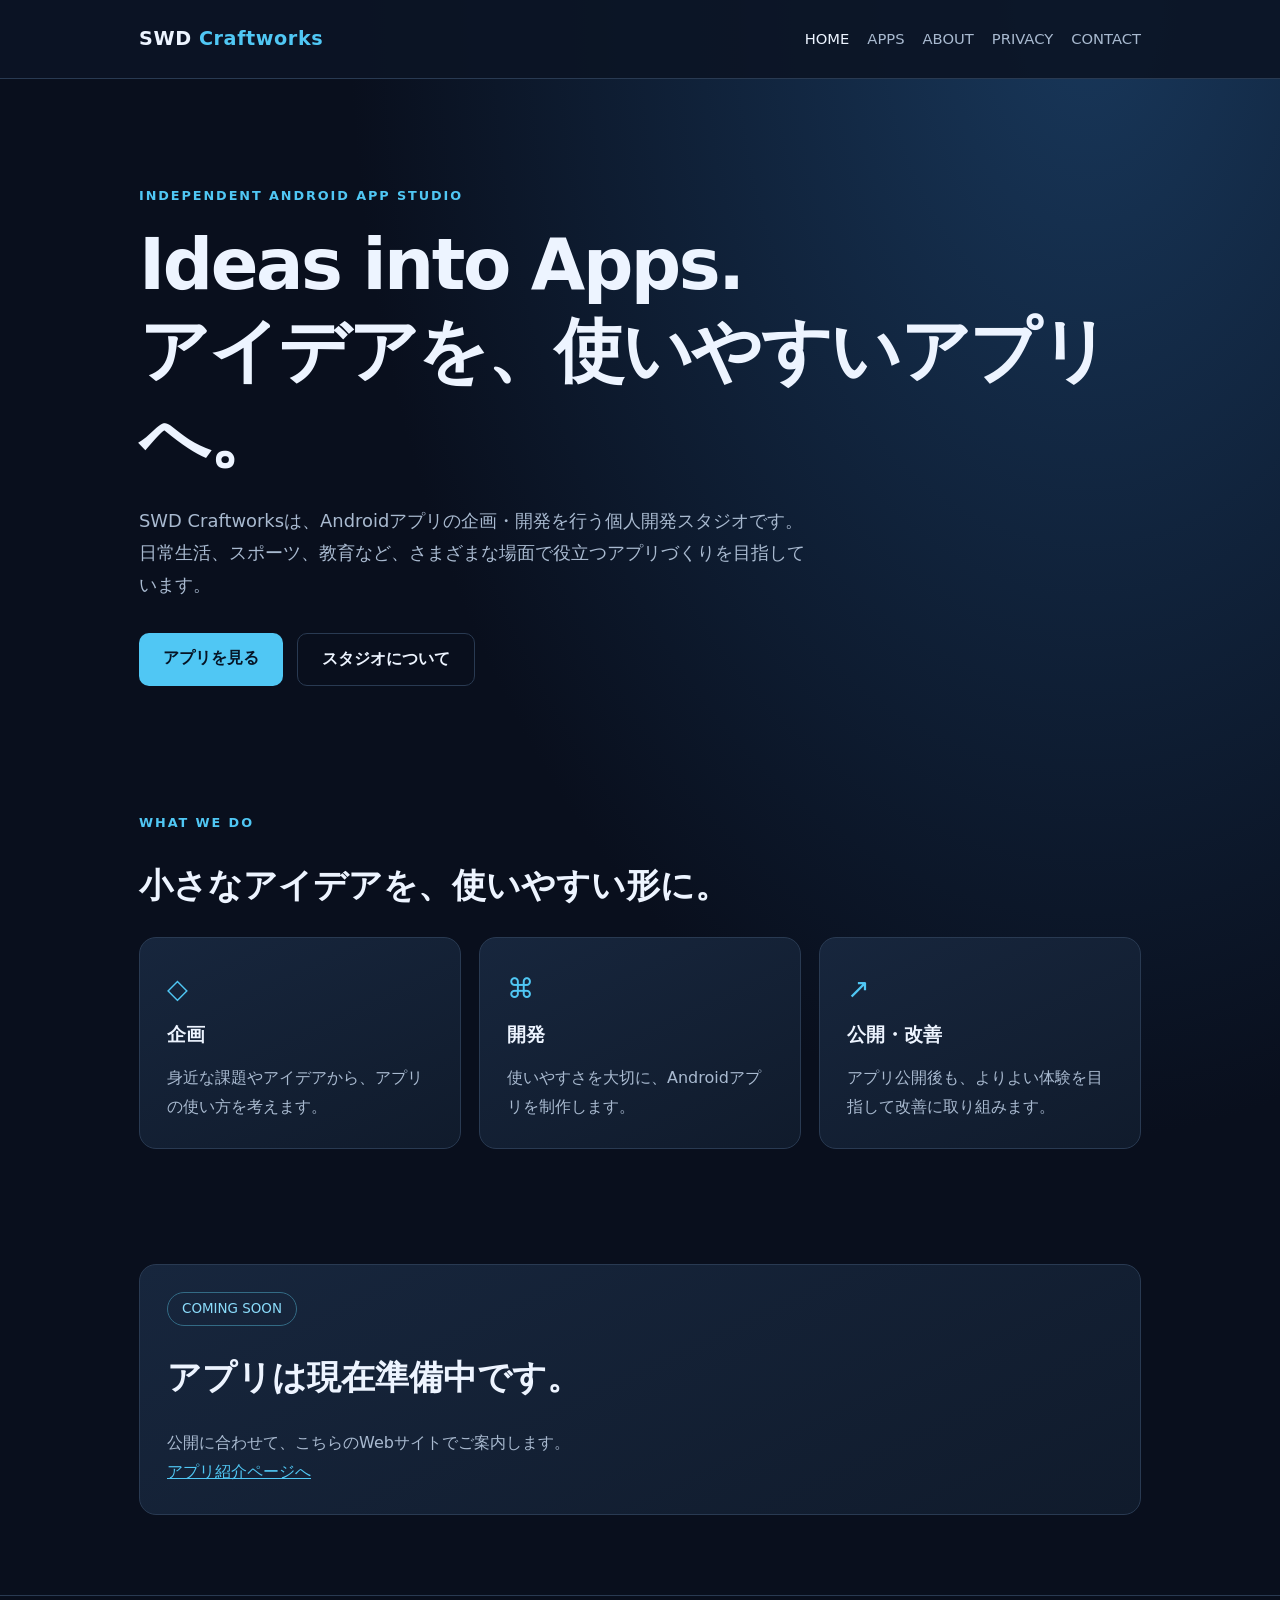
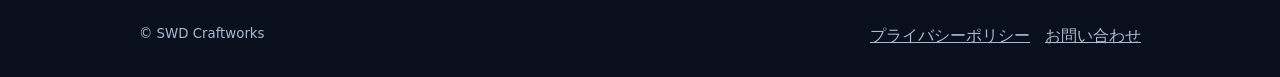
<file: index.html>
<!doctype html>
<html lang="ja"><head><meta charset="utf-8"><meta name="viewport" content="width=device-width,initial-scale=1"><meta name="description" content="SWD CraftworksはAndroidアプリの企画・開発を行う個人開発スタジオです。"><meta name="theme-color" content="#090f1d"><title>HOME | SWD Craftworks</title><link rel="stylesheet" href="style.css"></head>
<body><header class="header"><div class="wrap nav"><a class="brand" href="./">SWD <span>Craftworks</span></a><nav aria-label="メインナビゲーション"><a href="./" aria-current="page">HOME</a><a href="apps/">APPS</a><a href="about/">ABOUT</a><a href="privacy/">PRIVACY</a><a href="contact/">CONTACT</a></nav></div></header><main><section class="hero"><div class="wrap"><div class="eyebrow">INDEPENDENT ANDROID APP STUDIO</div><h1>Ideas into Apps.<br>アイデアを、使いやすいアプリへ。</h1><p class="lead">SWD Craftworksは、Androidアプリの企画・開発を行う個人開発スタジオです。日常生活、スポーツ、教育など、さまざまな場面で役立つアプリづくりを目指しています。</p><div class="buttons"><a class="button" href="apps/">アプリを見る</a><a class="button secondary" href="about/">スタジオについて</a></div></div></section><section class="section"><div class="wrap"><div class="eyebrow">WHAT WE DO</div><h2>小さなアイデアを、使いやすい形に。</h2><div class="grid"><article class="panel"><div class="symbol">◇</div><h3>企画</h3><p>身近な課題やアイデアから、アプリの使い方を考えます。</p></article><article class="panel"><div class="symbol">⌘</div><h3>開発</h3><p>使いやすさを大切に、Androidアプリを制作します。</p></article><article class="panel"><div class="symbol">↗</div><h3>公開・改善</h3><p>アプリ公開後も、よりよい体験を目指して改善に取り組みます。</p></article></div></div></section><section class="section"><div class="wrap"><div class="panel"><span class="tag">COMING SOON</span><h2>アプリは現在準備中です。</h2><p>公開に合わせて、こちらのWebサイトでご案内します。</p><a href="apps/">アプリ紹介ページへ</a></div></div></section></main><footer class="footer"><div class="wrap foot"><small>© SWD Craftworks</small><div><a href="privacy/">プライバシーポリシー</a><a href="contact/">お問い合わせ</a></div></div></footer></body></html>
</file>
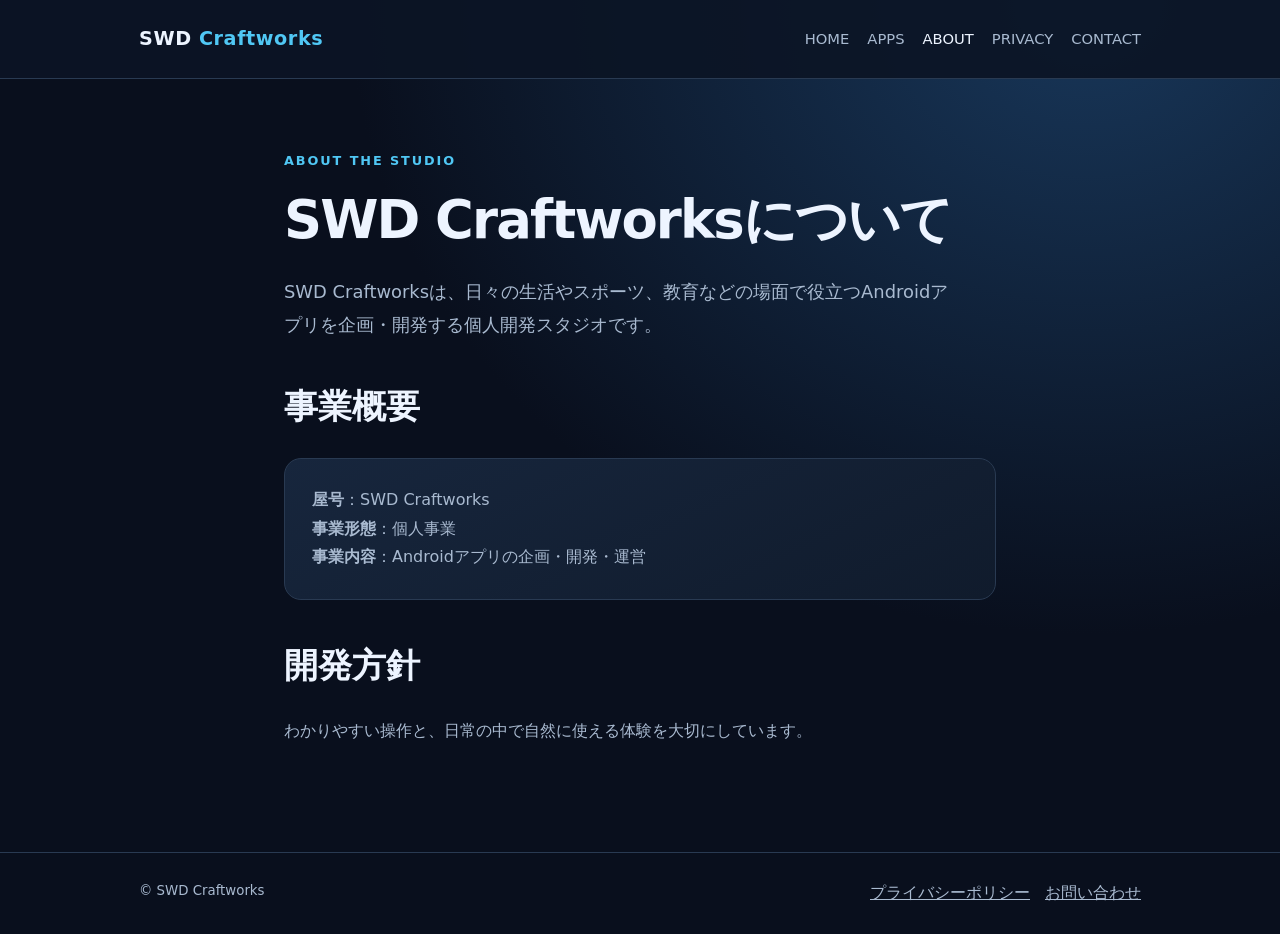
<file: about/index.html>
<!doctype html>
<html lang="ja"><head><meta charset="utf-8"><meta name="viewport" content="width=device-width,initial-scale=1"><meta name="description" content="SWD Craftworksの事業概要とAndroidアプリ開発方針をご紹介します。"><meta name="theme-color" content="#090f1d"><title>ABOUT | SWD Craftworks</title><link rel="stylesheet" href="../style.css"></head>
<body><header class="header"><div class="wrap nav"><a class="brand" href="../">SWD <span>Craftworks</span></a><nav aria-label="メインナビゲーション"><a href=".././">HOME</a><a href="../apps/">APPS</a><a href="../about/" aria-current="page">ABOUT</a><a href="../privacy/">PRIVACY</a><a href="../contact/">CONTACT</a></nav></div></header><main><section class="page"><div class="wrap content"><div class="eyebrow">ABOUT THE STUDIO</div><h1>SWD Craftworksについて</h1><p class="lead">SWD Craftworksは、日々の生活やスポーツ、教育などの場面で役立つAndroidアプリを企画・開発する個人開発スタジオです。</p><h2>事業概要</h2><div class="panel"><p><strong>屋号</strong>：SWD Craftworks</p><p><strong>事業形態</strong>：個人事業</p><p><strong>事業内容</strong>：Androidアプリの企画・開発・運営</p></div><h2>開発方針</h2><p>わかりやすい操作と、日常の中で自然に使える体験を大切にしています。</p></div></section></main><footer class="footer"><div class="wrap foot"><small>© SWD Craftworks</small><div><a href="../privacy/">プライバシーポリシー</a><a href="../contact/">お問い合わせ</a></div></div></footer></body></html>
</file>
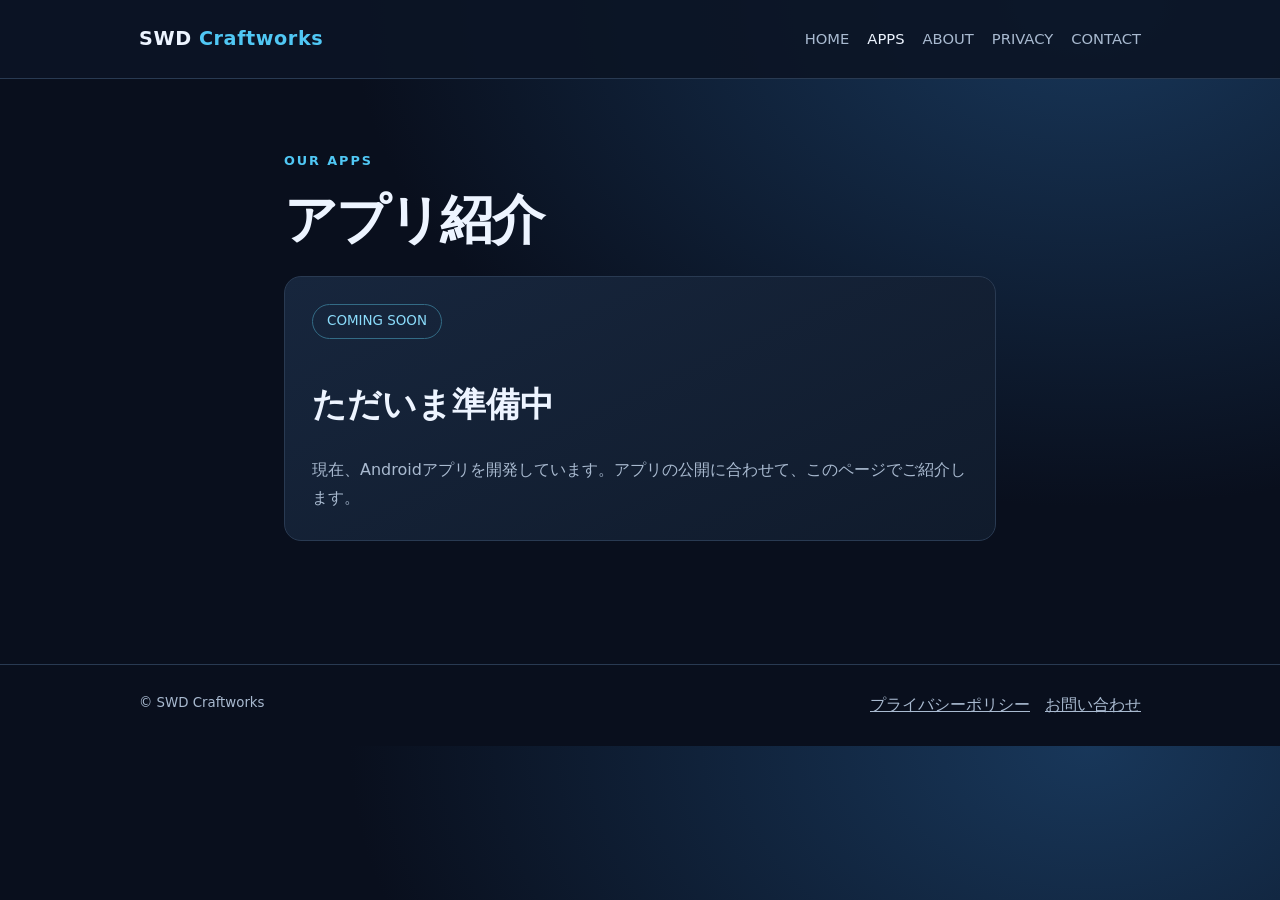
<file: apps/index.html>
<!doctype html>
<html lang="ja"><head><meta charset="utf-8"><meta name="viewport" content="width=device-width,initial-scale=1"><meta name="description" content="SWD Craftworksが開発するAndroidアプリの紹介ページです。現在準備中です。"><meta name="theme-color" content="#090f1d"><title>APPS | SWD Craftworks</title><link rel="stylesheet" href="../style.css"></head>
<body><header class="header"><div class="wrap nav"><a class="brand" href="../">SWD <span>Craftworks</span></a><nav aria-label="メインナビゲーション"><a href=".././">HOME</a><a href="../apps/" aria-current="page">APPS</a><a href="../about/">ABOUT</a><a href="../privacy/">PRIVACY</a><a href="../contact/">CONTACT</a></nav></div></header><main><section class="page"><div class="wrap content"><div class="eyebrow">OUR APPS</div><h1>アプリ紹介</h1><div class="panel"><span class="tag">COMING SOON</span><h2>ただいま準備中</h2><p>現在、Androidアプリを開発しています。アプリの公開に合わせて、このページでご紹介します。</p></div></div></section></main><footer class="footer"><div class="wrap foot"><small>© SWD Craftworks</small><div><a href="../privacy/">プライバシーポリシー</a><a href="../contact/">お問い合わせ</a></div></div></footer></body></html>
</file>
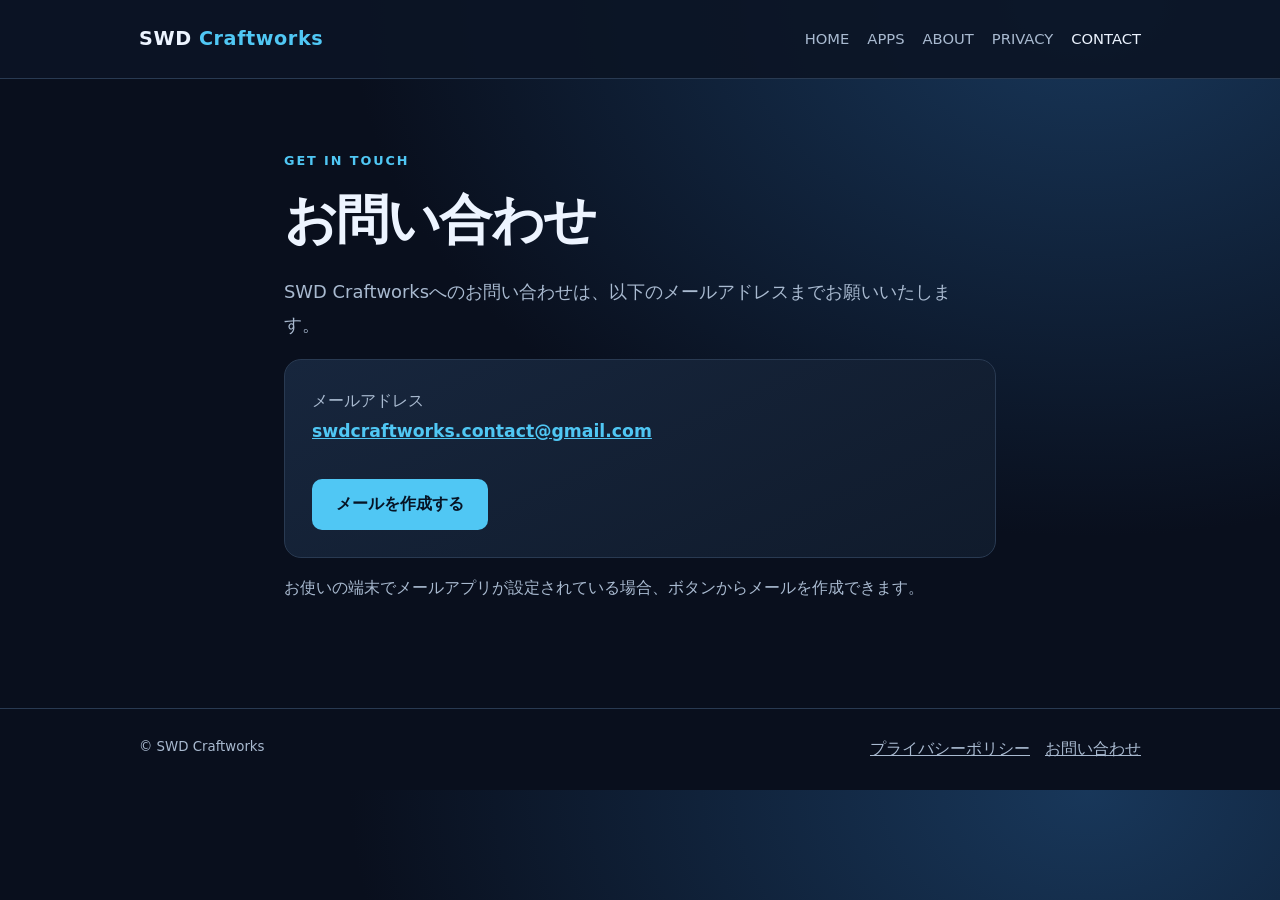
<file: contact/index.html>
<!doctype html>
<html lang="ja"><head><meta charset="utf-8"><meta name="viewport" content="width=device-width,initial-scale=1"><meta name="description" content="SWD Craftworksへのお問い合わせ先をご案内します。"><meta name="theme-color" content="#090f1d"><title>CONTACT | SWD Craftworks</title><link rel="stylesheet" href="../style.css"></head>
<body><header class="header"><div class="wrap nav"><a class="brand" href="../">SWD <span>Craftworks</span></a><nav aria-label="メインナビゲーション"><a href=".././">HOME</a><a href="../apps/">APPS</a><a href="../about/">ABOUT</a><a href="../privacy/">PRIVACY</a><a href="../contact/" aria-current="page">CONTACT</a></nav></div></header><main><section class="page"><div class="wrap content"><div class="eyebrow">GET IN TOUCH</div><h1>お問い合わせ</h1><p class="lead">SWD Craftworksへのお問い合わせは、以下のメールアドレスまでお願いいたします。</p><div class="panel"><p>メールアドレス</p><p><a class="email" href="mailto:swdcraftworks.contact@gmail.com">swdcraftworks.contact@gmail.com</a></p><div class="buttons"><a class="button" href="mailto:swdcraftworks.contact@gmail.com?subject=SWD%20Craftworks%E3%81%B8%E3%81%AE%E3%81%8A%E5%95%8F%E3%81%84%E5%90%88%E3%82%8F%E3%81%9B">メールを作成する</a></div></div><p>お使いの端末でメールアプリが設定されている場合、ボタンからメールを作成できます。</p></div></section></main><footer class="footer"><div class="wrap foot"><small>© SWD Craftworks</small><div><a href="../privacy/">プライバシーポリシー</a><a href="../contact/">お問い合わせ</a></div></div></footer></body></html>
</file>
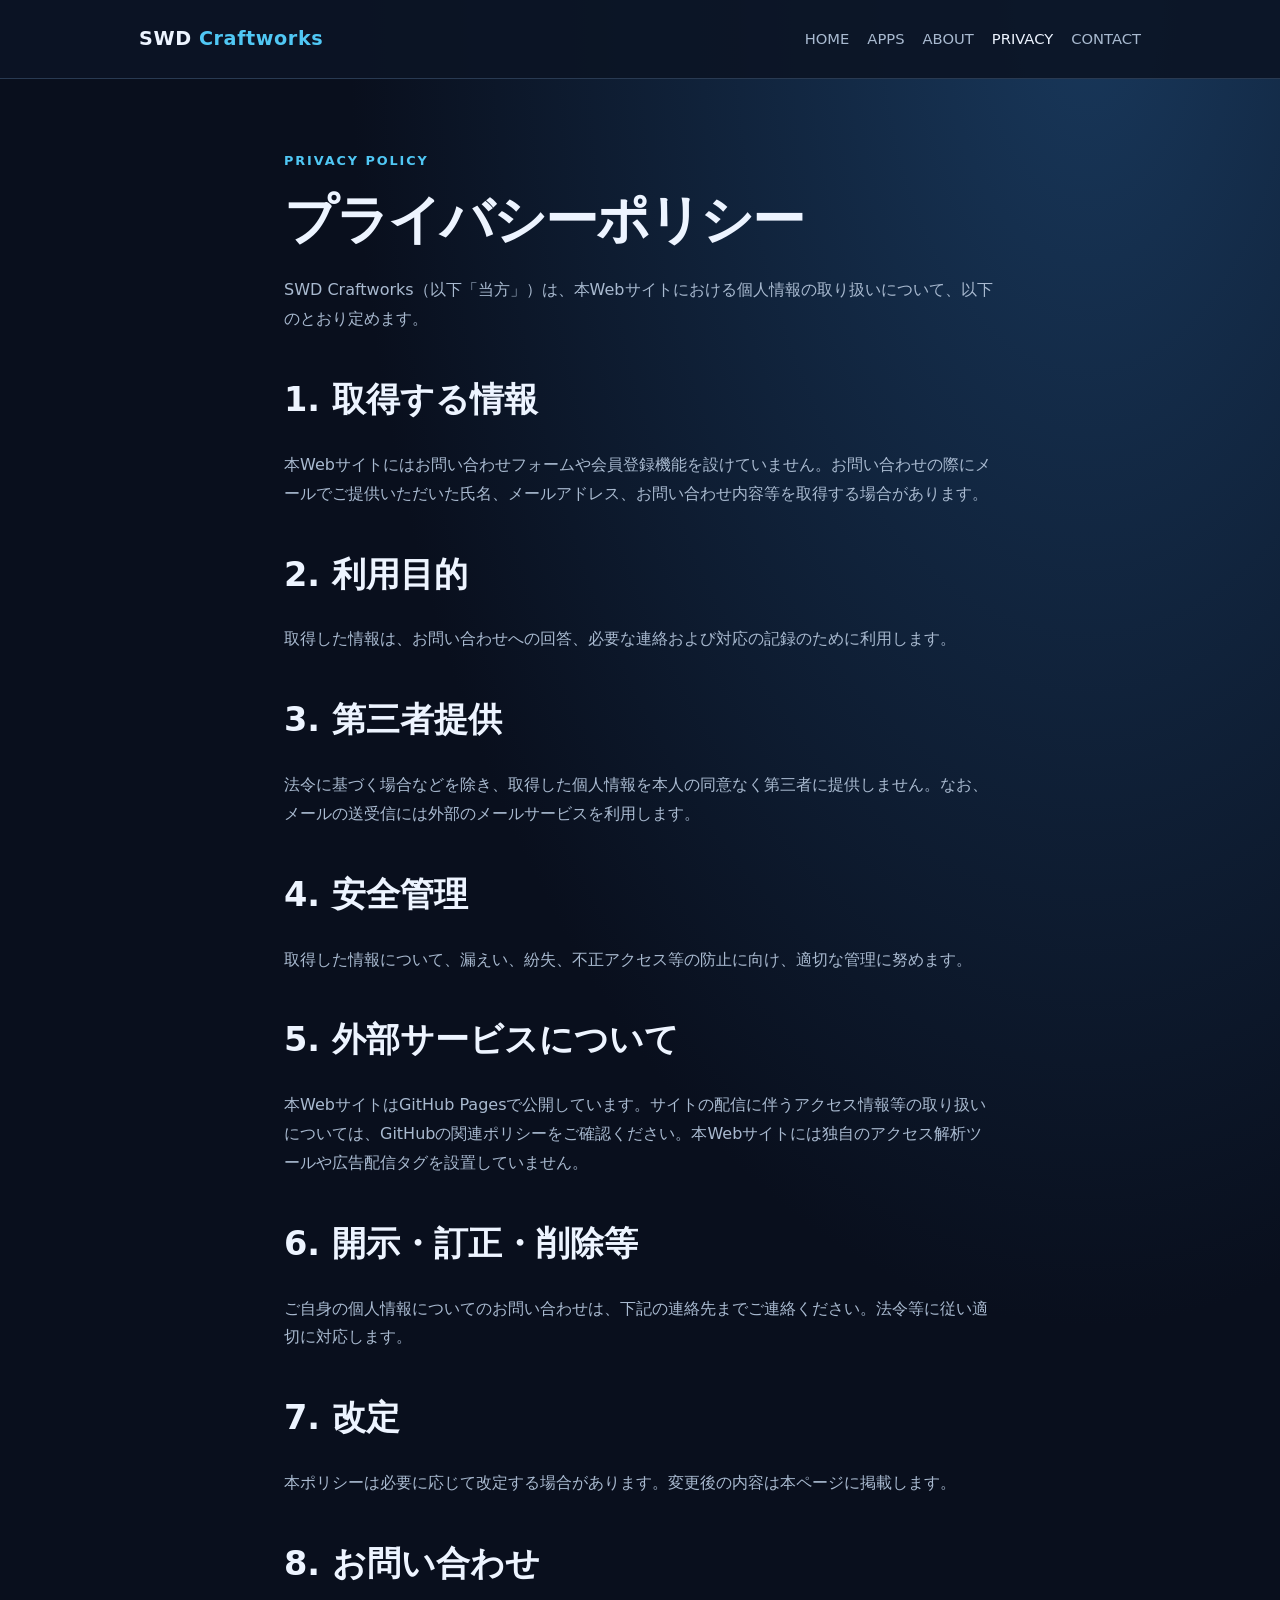
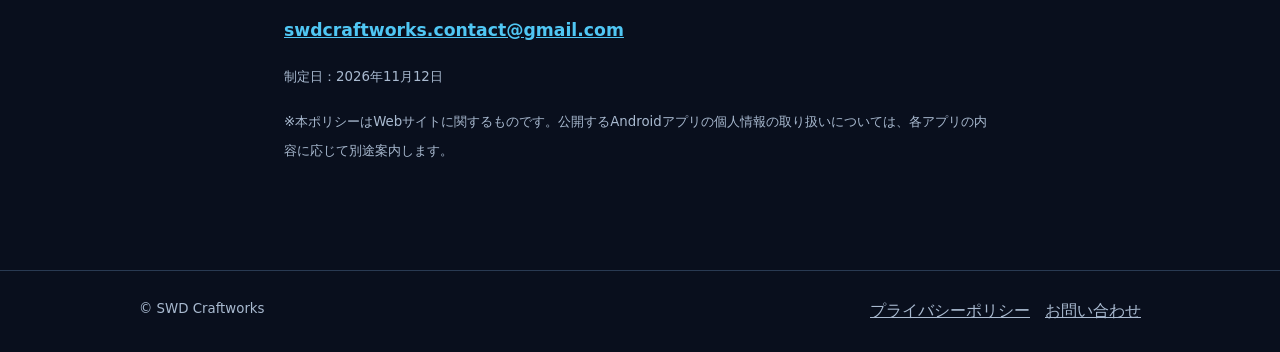
<file: privacy/index.html>
<!doctype html>
<html lang="ja"><head><meta charset="utf-8"><meta name="viewport" content="width=device-width,initial-scale=1"><meta name="description" content="SWD Craftworks公式Webサイトのプライバシーポリシーです。"><meta name="theme-color" content="#090f1d"><title>PRIVACY POLICY | SWD Craftworks</title><link rel="stylesheet" href="../style.css"></head>
<body><header class="header"><div class="wrap nav"><a class="brand" href="../">SWD <span>Craftworks</span></a><nav aria-label="メインナビゲーション"><a href=".././">HOME</a><a href="../apps/">APPS</a><a href="../about/">ABOUT</a><a href="../privacy/" aria-current="page">PRIVACY</a><a href="../contact/">CONTACT</a></nav></div></header><main><section class="page"><div class="wrap content"><div class="eyebrow">PRIVACY POLICY</div><h1>プライバシーポリシー</h1><p>SWD Craftworks（以下「当方」）は、本Webサイトにおける個人情報の取り扱いについて、以下のとおり定めます。</p><h2>1. 取得する情報</h2><p>本Webサイトにはお問い合わせフォームや会員登録機能を設けていません。お問い合わせの際にメールでご提供いただいた氏名、メールアドレス、お問い合わせ内容等を取得する場合があります。</p><h2>2. 利用目的</h2><p>取得した情報は、お問い合わせへの回答、必要な連絡および対応の記録のために利用します。</p><h2>3. 第三者提供</h2><p>法令に基づく場合などを除き、取得した個人情報を本人の同意なく第三者に提供しません。なお、メールの送受信には外部のメールサービスを利用します。</p><h2>4. 安全管理</h2><p>取得した情報について、漏えい、紛失、不正アクセス等の防止に向け、適切な管理に努めます。</p><h2>5. 外部サービスについて</h2><p>本WebサイトはGitHub Pagesで公開しています。サイトの配信に伴うアクセス情報等の取り扱いについては、GitHubの関連ポリシーをご確認ください。本Webサイトには独自のアクセス解析ツールや広告配信タグを設置していません。</p><h2>6. 開示・訂正・削除等</h2><p>ご自身の個人情報についてのお問い合わせは、下記の連絡先までご連絡ください。法令等に従い適切に対応します。</p><h2>7. 改定</h2><p>本ポリシーは必要に応じて改定する場合があります。変更後の内容は本ページに掲載します。</p><h2>8. お問い合わせ</h2><p><a class="email" href="mailto:swdcraftworks.contact@gmail.com">swdcraftworks.contact@gmail.com</a></p><p><small>制定日：2026年11月12日</small></p><p><small>※本ポリシーはWebサイトに関するものです。公開するAndroidアプリの個人情報の取り扱いについては、各アプリの内容に応じて別途案内します。</small></p></div></section></main><footer class="footer"><div class="wrap foot"><small>© SWD Craftworks</small><div><a href="../privacy/">プライバシーポリシー</a><a href="../contact/">お問い合わせ</a></div></div></footer></body></html>
</file>
<file: style.css>
:root{color-scheme:dark;--bg:#090f1d;--panel:#121e32;--text:#edf4ff;--muted:#a9bad0;--line:#293a52;--accent:#50c7f4}*{box-sizing:border-box}html{scroll-behavior:smooth}body{margin:0;font-family:system-ui,-apple-system,'Noto Sans JP',sans-serif;background:radial-gradient(ellipse at 85% 0%,#18375a 0%,var(--bg) 48%);color:var(--text);line-height:1.8}a{color:var(--accent)}a:hover{text-decoration:none}.wrap{max-width:1050px;margin:auto;padding:0 24px}.header{border-bottom:1px solid var(--line);background:#0b1425e8}.nav{min-height:78px;display:flex;align-items:center;justify-content:space-between;gap:20px;flex-wrap:wrap}.brand{font-size:1.2rem;font-weight:800;color:var(--text);text-decoration:none;letter-spacing:.03em}.brand span{color:var(--accent)}nav{display:flex;gap:18px;flex-wrap:wrap}nav a{color:var(--muted);text-decoration:none;font-size:.92rem}nav a[aria-current=page],nav a:hover{color:var(--text)}main{min-height:65vh}.hero{padding:105px 0 90px}.eyebrow{color:var(--accent);font-weight:700;letter-spacing:.15em;font-size:.8rem}h1{font-size:clamp(2.3rem,6vw,4.4rem);line-height:1.22;margin:16px 0 24px;letter-spacing:-.035em}h2{font-size:clamp(1.5rem,3vw,2.1rem);line-height:1.4}p{color:var(--muted)}.lead{font-size:1.12rem;max-width:680px}.buttons{display:flex;gap:14px;flex-wrap:wrap;margin-top:32px}.button{display:inline-block;background:var(--accent);color:#061425;text-decoration:none;padding:11px 24px;border-radius:10px;font-weight:750}.button.secondary{background:transparent;color:var(--text);border:1px solid var(--line)}.section{padding:35px 0 80px}.grid{display:grid;grid-template-columns:repeat(3,minmax(0,1fr));gap:18px}.panel{background:linear-gradient(155deg,#17263d,#101b2c);border:1px solid var(--line);padding:27px;border-radius:17px}.panel h3{margin:4px 0 12px}.panel p{margin:0}.symbol{font-size:1.7rem;color:var(--accent)}.page{padding:70px 0 90px}.page h1{font-size:clamp(2.1rem,5vw,3.3rem)}.content{max-width:760px}.content h2{margin-top:42px}.content ul{color:var(--muted)}.tag{display:inline-block;border:1px solid #336b85;border-radius:30px;padding:4px 14px;color:#8bdcfb;font-size:.84rem}.footer{border-top:1px solid var(--line);padding:26px 0}.foot{display:flex;justify-content:space-between;gap:16px;flex-wrap:wrap}.foot small,.foot a{color:var(--muted)}.foot a{margin-left:15px}.email{overflow-wrap:anywhere;font-weight:700;font-size:1.08rem}@media(max-width:700px){.nav{padding:18px 0}nav{gap:12px}.hero{padding:72px 0 55px}.grid{grid-template-columns:1fr}.page{padding-top:45px}.foot a{margin-left:0;margin-right:12px}}
</file>
